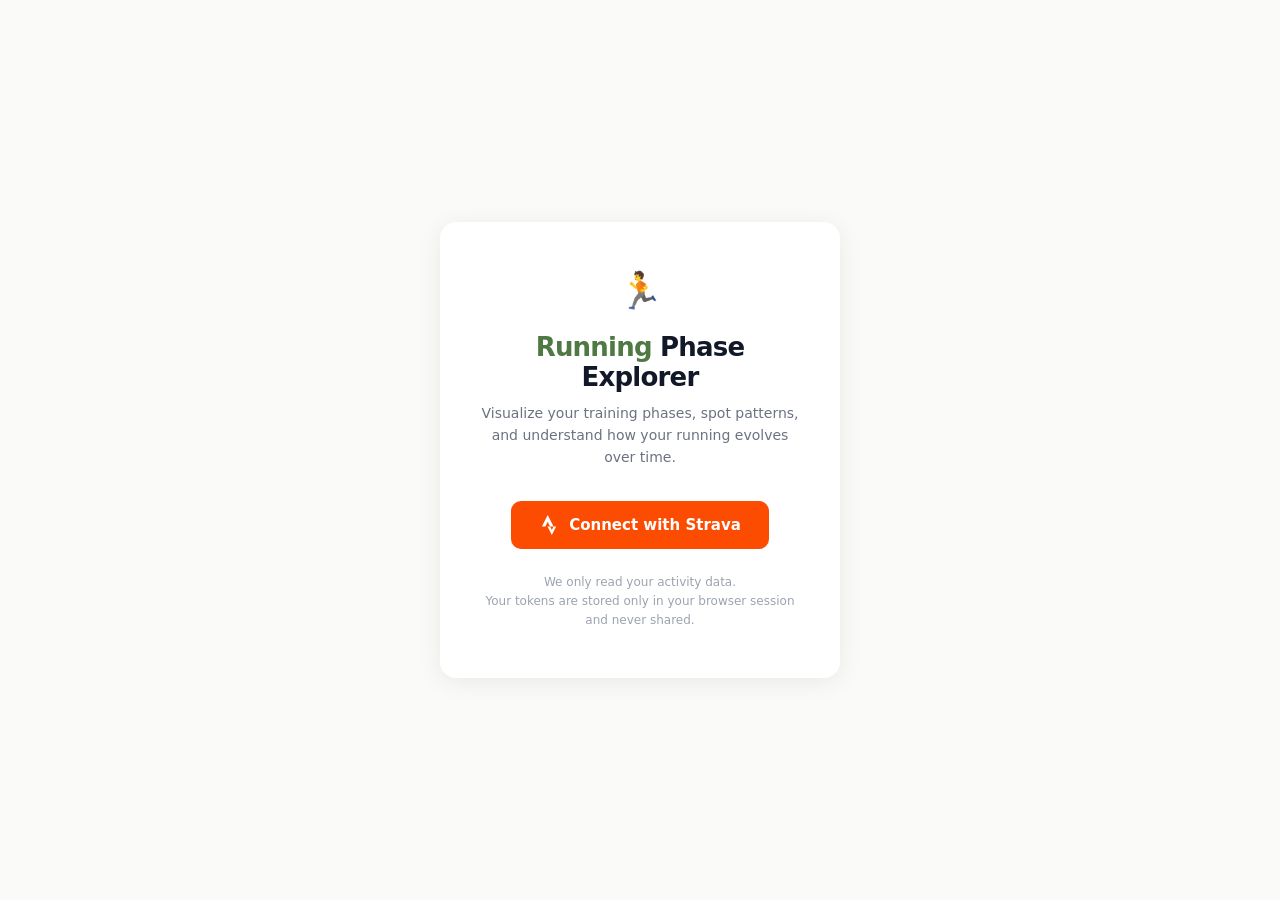
<file: frontend/login.html>
<!DOCTYPE html>
<html lang="en">
<head>
  <meta charset="UTF-8">
  <meta name="viewport" content="width=device-width, initial-scale=1.0">
  <title>Running Phase Explorer — Connect</title>
  <style>
    *, *::before, *::after { box-sizing: border-box; margin: 0; padding: 0; }

    body {
      font-family: system-ui, -apple-system, sans-serif;
      background: #FAFAF9;
      color: #1F2937;
      min-height: 100vh;
      display: flex;
      align-items: center;
      justify-content: center;
    }

    .card {
      text-align: center;
      max-width: 400px;
      padding: 48px 40px;
      background: #fff;
      border-radius: 16px;
      box-shadow: 0 4px 24px rgba(0,0,0,0.07);
    }

    .logo {
      font-size: 36px;
      margin-bottom: 20px;
    }

    h1 {
      font-size: 26px;
      font-weight: 700;
      color: #111827;
      letter-spacing: -0.03em;
      margin-bottom: 10px;
    }

    h1 span { color: #4F7942; }

    .subtitle {
      font-size: 14px;
      color: #6B7280;
      line-height: 1.6;
      margin-bottom: 32px;
    }

    .btn-strava {
      display: inline-flex;
      align-items: center;
      gap: 10px;
      padding: 14px 28px;
      background: #FC4C02;
      color: #fff;
      font-size: 15px;
      font-weight: 600;
      border-radius: 10px;
      text-decoration: none;
      transition: background 0.15s, transform 0.1s;
    }

    .btn-strava:hover {
      background: #e04300;
      transform: translateY(-1px);
    }

    .btn-strava svg {
      width: 20px;
      height: 20px;
      fill: white;
    }

    .note {
      margin-top: 24px;
      font-size: 12px;
      color: #9CA3AF;
      line-height: 1.6;
    }

    .error-msg {
      margin-bottom: 20px;
      padding: 10px 16px;
      background: #FEF2F2;
      border: 1px solid #FECACA;
      border-radius: 8px;
      font-size: 13px;
      color: #DC2626;
      display: none;
    }

    .error-msg.visible { display: block; }
  </style>
</head>
<body>
  <div class="card">
    <div class="logo">🏃</div>
    <h1><span>Running</span> Phase Explorer</h1>
    <p class="subtitle">
      Visualize your training phases, spot patterns, and understand how your running evolves over time.
    </p>

    <div id="error-msg" class="error-msg"></div>

    <a href="/auth/strava" class="btn-strava">
      <svg viewBox="0 0 24 24" xmlns="http://www.w3.org/2000/svg">
        <path d="M15.387 17.944l-2.089-4.116h-3.065L15.387 24l5.15-10.172h-3.066m-7.008-5.599l2.836 5.598h4.172L10.463 0l-7 13.828h4.169"/>
      </svg>
      Connect with Strava
    </a>

    <p class="note">
      We only read your activity data.<br>
      Your tokens are stored only in your browser session and never shared.
    </p>
  </div>

  <script>
    const params = new URLSearchParams(window.location.search);
    const error = params.get("error");
    if (error) {
      const el = document.getElementById("error-msg");
      const messages = {
        "access_denied": "You denied access to Strava. Please try again.",
        "no_code": "Something went wrong with the Strava redirect. Please try again.",
        "token_exchange_failed": "Could not connect to Strava. Please try again.",
      };
      el.textContent = messages[error] || "An error occurred. Please try again.";
      el.classList.add("visible");
    }
  </script>
</body>
</html>
</file>
